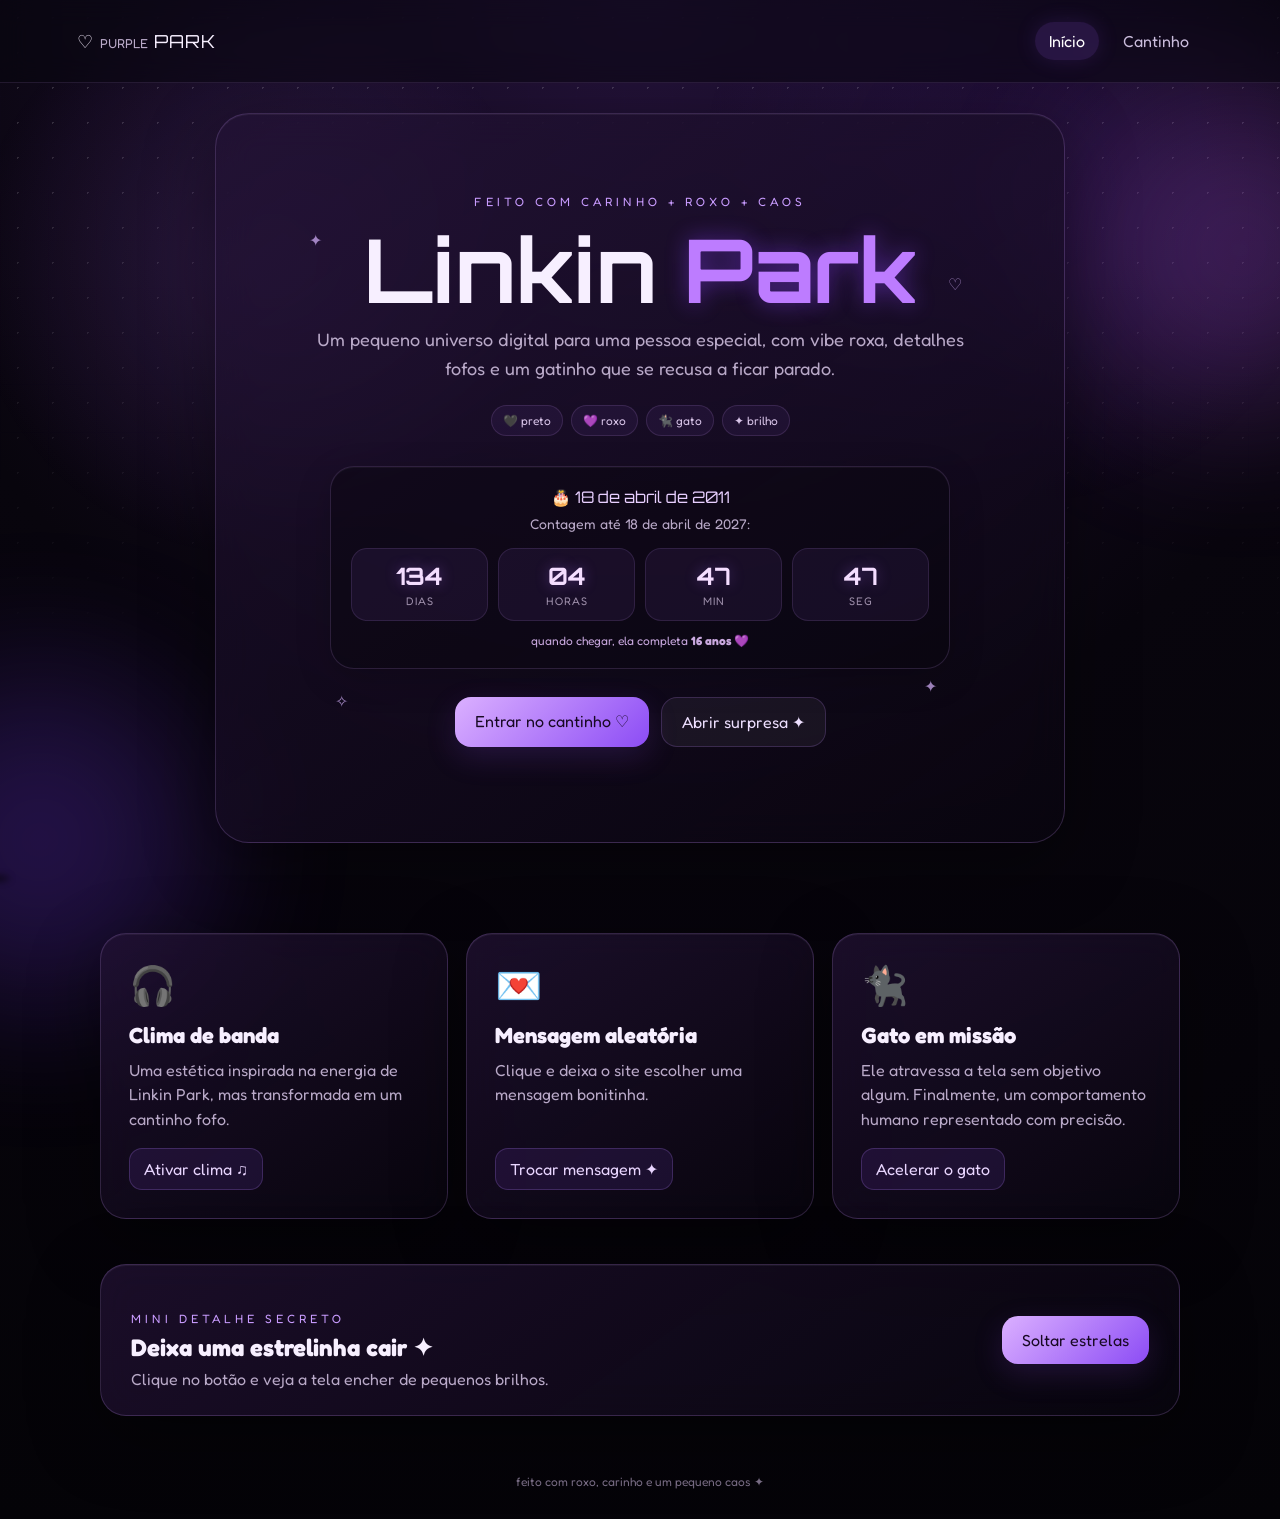
<file: index.html>
<!DOCTYPE html>
<html lang="pt-BR">
<head>
  <meta charset="UTF-8">
  <meta name="viewport" content="width=device-width, initial-scale=1.0">
  <meta name="theme-color" content="#0b0611">
  <title>♡ Purple Park ♡</title>
  <link rel="stylesheet" href="style.css">
</head>
<body class="page-home">
  <div class="bg-grid"></div>
  <div class="stars" id="stars"></div>
  <div class="glow g1"></div><div class="glow g2"></div>

  <header class="nav glass-nav">
    <div class="brand">♡ <span>PURPLE</span> PARK</div>
    <nav>
      <a class="active" href="index.html">Início</a>
      <a href="memories.html">Cantinho</a>
    </nav>
  </header>

  <main>
    <section class="hero wrap">
      <div class="hero-card glass">
        <div class="orbit"><span>✦</span><span>♡</span><span>✧</span><span>✦</span></div>
        <p class="eyebrow">feito com carinho + roxo + caos</p>
        <h1>Linkin <span>Park</span></h1>
        <p class="subtitle">Um pequeno universo digital para uma pessoa especial, com vibe roxa, detalhes fofos e um gatinho que se recusa a ficar parado.</p>

        <div class="quick-row">
          <div class="pill">🖤 preto</div>
          <div class="pill">💜 roxo</div>
          <div class="pill">🐈‍⬛ gato</div>
          <div class="pill">✦ brilho</div>
        </div>

        <div class="birthday glass-inner">
          <div class="birthday-title">🎂 18 de abril de 2011</div>
          <div class="birthday-subtitle">Contagem até 18 de abril de 2027:</div>
          <div class="countdown" id="countdown" aria-live="polite">
            <div><strong id="days">---</strong><span>dias</span></div>
            <div><strong id="hours">--</strong><span>horas</span></div>
            <div><strong id="minutes">--</strong><span>min</span></div>
            <div><strong id="seconds">--</strong><span>seg</span></div>
          </div>
          <div class="birthday-date">quando chegar, ela completa <b>16 anos</b> 💜</div>
        </div>

        <div class="buttons">
          <a class="btn primary" href="memories.html">Entrar no cantinho ♡</a>
          <button class="btn ghost" id="surpriseBtn">Abrir surpresa ✦</button>
        </div>
        <div id="surprise" class="surprise">Você encontrou um abraço digital. 🖤💜</div>
      </div>
    </section>

    <section class="features wrap">
      <article class="feature glass tilt">
        <div class="feature-icon">🎧</div>
        <h2>Clima de banda</h2>
        <p>Uma estética inspirada na energia de Linkin Park, mas transformada em um cantinho fofo.</p>
        <button class="small-btn" id="musicBtn">Ativar clima ♫</button>
      </article>
      <article class="feature glass tilt">
        <div class="feature-icon">💌</div>
        <h2>Mensagem aleatória</h2>
        <p id="message">Clique e deixa o site escolher uma mensagem bonitinha.</p>
        <button class="small-btn" id="messageBtn">Trocar mensagem ✦</button>
      </article>
      <article class="feature glass tilt">
        <div class="feature-icon">🐈‍⬛</div>
        <h2>Gato em missão</h2>
        <p>Ele atravessa a tela sem objetivo algum. Finalmente, um comportamento humano representado com precisão.</p>
        <button class="small-btn" id="catBtn">Acelerar o gato</button>
      </article>
    </section>

    <section class="guestbook wrap glass">
      <div>
        <p class="eyebrow">mini detalhe secreto</p>
        <h2>Deixa uma estrelinha cair ✦</h2>
        <p>Clique no botão e veja a tela encher de pequenos brilhos.</p>
      </div>
      <button class="btn primary" id="starsBtn">Soltar estrelas</button>
    </section>
  </main>

  <div class="floating-hearts" id="hearts"></div>
  <div class="sparkle-burst" id="sparkleBurst"></div>

  <div class="cat" id="cat" aria-label="gatinho andando">
    <div class="cat-body">
      <div class="cat-ear left"></div><div class="cat-ear right"></div>
      <div class="cat-face"><span class="eye e1"></span><span class="eye e2"></span><span class="nose"></span><span class="mouth"></span></div>
      <div class="cat-tail"></div>
      <div class="cat-leg l1"></div><div class="cat-leg l2"></div><div class="cat-leg l3"></div><div class="cat-leg l4"></div>
    </div>
  </div>
  <div class="cat-shadow"></div>

  <footer>feito com roxo, carinho e um pequeno caos ✦</footer>
  <script src="script.js"></script>
</body>
</html>
</file>
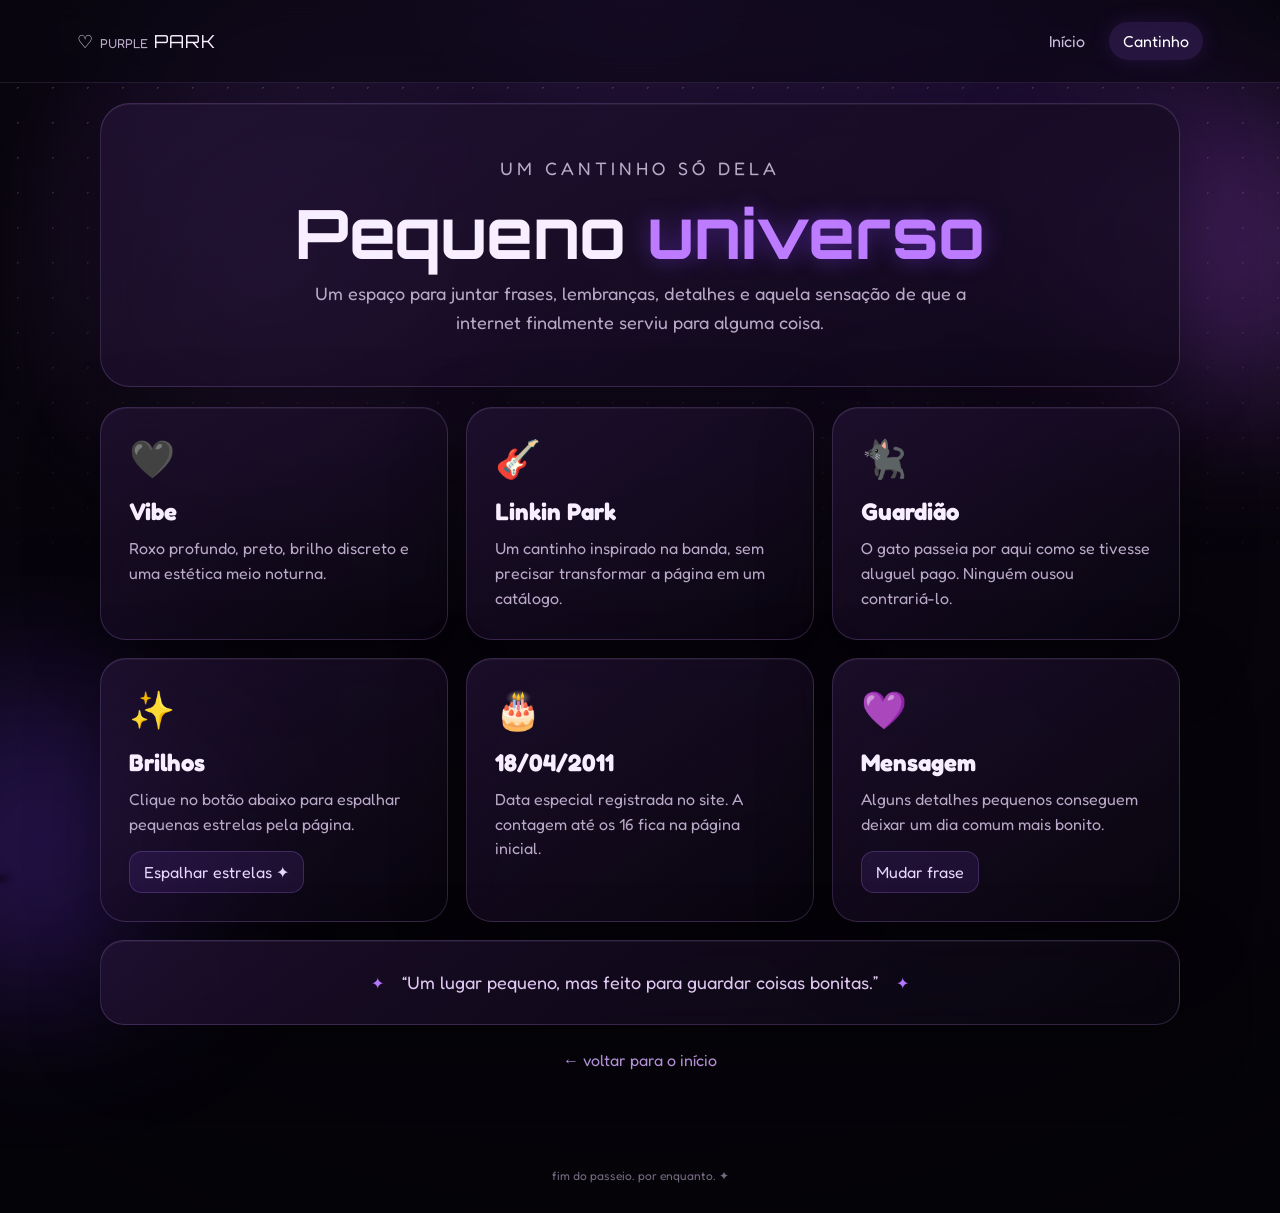
<file: memories.html>
<!DOCTYPE html>
<html lang="pt-BR">
<head>
  <meta charset="UTF-8">
  <meta name="viewport" content="width=device-width, initial-scale=1.0">
  <meta name="theme-color" content="#0b0611">
  <title>♡ Cantinho Purple Park ♡</title>
  <link rel="stylesheet" href="style.css">
</head>
<body class="page-memories">
  <div class="bg-grid"></div><div class="stars"></div><div class="glow g1"></div><div class="glow g2"></div>

  <header class="nav glass-nav">
    <div class="brand">♡ <span>PURPLE</span> PARK</div>
    <nav>
      <a href="index.html">Início</a>
      <a class="active" href="memories.html">Cantinho</a>
    </nav>
  </header>

  <main class="content wrap">
    <section class="intro glass">
      <p class="eyebrow">um cantinho só dela</p>
      <h1>Pequeno <span>universo</span></h1>
      <p>Um espaço para juntar frases, lembranças, detalhes e aquela sensação de que a internet finalmente serviu para alguma coisa.</p>
    </section>

    <section class="memory-grid">
      <article class="memory glass tilt"><div class="icon">🖤</div><h2>Vibe</h2><p>Roxo profundo, preto, brilho discreto e uma estética meio noturna.</p></article>
      <article class="memory glass tilt"><div class="icon">🎸</div><h2>Linkin Park</h2><p>Um cantinho inspirado na banda, sem precisar transformar a página em um catálogo.</p></article>
      <article class="memory glass tilt"><div class="icon">🐈‍⬛</div><h2>Guardião</h2><p>O gato passeia por aqui como se tivesse aluguel pago. Ninguém ousou contrariá-lo.</p></article>
      <article class="memory glass tilt"><div class="icon">✨</div><h2>Brilhos</h2><p>Clique no botão abaixo para espalhar pequenas estrelas pela página.</p><button class="small-btn" id="memSparkles">Espalhar estrelas ✦</button></article>
      <article class="memory glass tilt"><div class="icon">🎂</div><h2>18/04/2011</h2><p>Data especial registrada no site. A contagem até os 16 fica na página inicial.</p></article>
      <article class="memory glass tilt"><div class="icon">💜</div><h2>Mensagem</h2><p id="memoryMsg">Alguns detalhes pequenos conseguem deixar um dia comum mais bonito.</p><button class="small-btn" id="memoryMessage">Mudar frase</button></article>
    </section>

    <section class="quote glass">
      <span>✦</span>
      <p>“Um lugar pequeno, mas feito para guardar coisas bonitas.”</p>
      <span>✦</span>
    </section>

    <a class="back" href="index.html">← voltar para o início</a>
  </main>

  <div class="floating-hearts" id="hearts"></div>
  <div class="cat" id="cat" aria-label="gatinho andando"><div class="cat-body"><div class="cat-ear left"></div><div class="cat-ear right"></div><div class="cat-face"><span class="eye e1"></span><span class="eye e2"></span><span class="nose"></span><span class="mouth"></span></div><div class="cat-tail"></div><div class="cat-leg l1"></div><div class="cat-leg l2"></div><div class="cat-leg l3"></div><div class="cat-leg l4"></div></div></div><div class="cat-shadow"></div>
  <footer>fim do passeio. por enquanto. ✦</footer>
  <script src="script.js"></script>
</body>
</html>
</file>
<file: style.css>
@import url('https://fonts.googleapis.com/css2?family=Fredoka:wght@400;500;600;700&family=Orbitron:wght@500;700&display=swap');

:root{--bg:#08050d;--bg2:#120a1d;--purple:#a86cff;--purple2:#6d35d9;--pink:#e59bff;--text:#f7efff;--muted:#b9a9c8;--glass:rgba(22,12,36,.68);--border:rgba(205,157,255,.2)}
*{box-sizing:border-box;margin:0;padding:0}
html{scroll-behavior:smooth}
body{min-height:100vh;background:radial-gradient(circle at 50% 0%,#24123a 0%,var(--bg) 48%,#040307 100%);color:var(--text);font-family:Fredoka,sans-serif;overflow-x:hidden}
body:before{content:"";position:fixed;inset:0;pointer-events:none;opacity:.18;background-image:radial-gradient(#fff 1px,transparent 1px);background-size:35px 35px;mask-image:linear-gradient(to bottom,black,transparent 75%)}
.stars{position:fixed;inset:0;pointer-events:none;background:radial-gradient(circle at 20% 30%,rgba(180,106,255,.15),transparent 24%),radial-gradient(circle at 80% 20%,rgba(100,40,180,.16),transparent 26%);animation:drift 8s ease-in-out infinite alternate}
.glow{position:fixed;width:320px;height:320px;border-radius:50%;filter:blur(80px);opacity:.25;pointer-events:none}.g1{background:#7c3cff;left:-120px;bottom:-100px}.g2{background:#c05cff;right:-120px;top:10%}
.nav{position:relative;z-index:5;display:flex;justify-content:space-between;align-items:center;padding:22px clamp(20px,6vw,90px)}
.brand{font-family:Orbitron,sans-serif;font-size:18px;letter-spacing:1px}.brand span{font-family:Fredoka;font-size:13px;color:var(--muted);letter-spacing:0}
.nav nav{display:flex;gap:10px}.nav a{color:#cbbddd;text-decoration:none;padding:9px 14px;border-radius:999px;transition:.25s}.nav a:hover,.nav a.active{color:white;background:rgba(162,91,255,.16);box-shadow:0 0 22px rgba(155,85,255,.14)}
.hero{min-height:78vh;display:grid;place-items:center;padding:30px 20px 90px}.glass{background:linear-gradient(145deg,rgba(34,18,52,.74),rgba(10,6,17,.6));border:1px solid var(--border);backdrop-filter:blur(18px);box-shadow:0 20px 70px rgba(0,0,0,.4),inset 0 1px 0 rgba(255,255,255,.05)}
.hero-card{width:min(850px,100%);padding:60px 45px;border-radius:34px;text-align:center;position:relative;overflow:hidden}.hero-card:after{content:"";position:absolute;inset:auto -20% -55% -20%;height:220px;background:radial-gradient(circle,#873dff33,transparent 65%);pointer-events:none}
.sparkles{color:#d3a5ff;letter-spacing:10px;animation:pulse 2.8s infinite}.eyebrow{margin-top:20px;text-transform:uppercase;letter-spacing:4px;color:#c99cff;font-size:12px}.hero h1,.intro h1{font-family:Orbitron,sans-serif;font-size:clamp(44px,9vw,88px);margin:16px 0 12px;line-height:1}.hero h1 span,.intro h1 span{color:#bd7cff;text-shadow:0 0 22px #8b43ff77}.subtitle,.intro p{max-width:680px;margin:0 auto;color:var(--muted);font-size:18px;line-height:1.6}.buttons{display:flex;justify-content:center;gap:12px;flex-wrap:wrap;margin-top:28px}.btn,.small-btn{font:inherit;border:0;cursor:pointer;text-decoration:none}.btn{padding:14px 20px;border-radius:16px;transition:.25s}.btn.primary{color:#180923;background:linear-gradient(135deg,#dbb0ff,#8c4cf5);box-shadow:0 10px 30px #7e42cc33}.btn.ghost{color:#eee0ff;background:rgba(255,255,255,.05);border:1px solid #bd87ff33}.btn:hover,.small-btn:hover{transform:translateY(-3px) scale(1.02)}.surprise{opacity:0;transform:translateY(10px);margin-top:15px;color:#d9baff;transition:.3s}.surprise.show{opacity:1;transform:none}
.glass-inner{margin:30px auto 0;max-width:620px;padding:20px;border-radius:24px;background:rgba(8,5,13,.42);border:1px solid rgba(205,157,255,.16);box-shadow:inset 0 1px 0 rgba(255,255,255,.04),0 10px 35px rgba(0,0,0,.18)}
.birthday-title{font-family:Orbitron,sans-serif;font-size:16px;color:#e8cfff}.birthday-subtitle{margin-top:8px;color:#b9a9c8;font-size:14px}.countdown{display:grid;grid-template-columns:repeat(4,1fr);gap:10px;margin-top:16px}.countdown div{padding:12px 8px;border-radius:16px;background:rgba(168,108,255,.08);border:1px solid rgba(205,157,255,.13)}.countdown strong{display:block;font-family:Orbitron,sans-serif;font-size:24px;color:#f4ddff;text-shadow:0 0 14px rgba(176,108,255,.35)}.countdown span{display:block;margin-top:3px;font-size:11px;text-transform:uppercase;letter-spacing:1px;color:#9d8eaa}.birthday-date{margin-top:12px;font-size:12px;color:#c9a8df}
.floating-hearts{position:fixed;inset:0;pointer-events:none;z-index:1}.heart{position:absolute;font-size:14px;opacity:0;animation:floatUp linear forwards;color:#cf9cff;text-shadow:0 0 10px #a75fff}
.cat{position:fixed;bottom:20px;left:-110px;z-index:8;width:92px;height:62px;animation:walk 18s linear infinite;pointer-events:none}.cat-body{position:absolute;left:16px;bottom:8px;width:56px;height:34px;background:#17121e;border:2px solid #a76cff;border-radius:48% 48% 45% 45%;filter:drop-shadow(0 6px 8px #000);box-shadow:inset 0 0 16px #8a46d633}.cat-face{position:absolute;left:-2px;bottom:22px;width:31px;height:27px;background:#211829;border:2px solid #a76cff;border-radius:50% 50% 46% 46%;box-shadow:inset 0 0 10px #c28dff22}.cat-ear{position:absolute;bottom:43px;width:12px;height:13px;background:#211829;border-top:2px solid #a76cff;border-left:2px solid #a76cff;transform:rotate(45deg);z-index:-1}.cat-ear.left{left:0}.cat-ear.right{left:16px}.eye{position:absolute;top:9px;width:4px;height:6px;background:#e8cfff;border-radius:50%;box-shadow:0 0 6px #d9b7ff}.e1{left:7px}.e2{right:7px}.nose{position:absolute;left:13px;top:16px;width:5px;height:4px;background:#d38cff;border-radius:50%}.mouth{position:absolute;left:12px;top:19px;width:7px;height:4px;border-bottom:1px solid #c7a0ff;border-radius:50%}.cat-tail{position:absolute;right:-16px;bottom:26px;width:28px;height:20px;border:3px solid #a76cff;border-left:0;border-bottom-color:#6f3bc1;border-radius:0 25px 25px 0;transform:rotate(-22deg);transform-origin:left bottom;animation:tail 0.55s ease-in-out infinite alternate}.cat-leg{position:absolute;bottom:0;width:8px;height:18px;background:#17121e;border:2px solid #a76cff;border-top:0;border-radius:0 0 8px 8px;transform-origin:top}.l1{left:24px;animation:legA .5s ease-in-out infinite alternate}.l2{left:38px;animation:legB .5s .1s ease-in-out infinite alternate}.l3{left:53px;animation:legB .5s ease-in-out infinite alternate}.l4{left:65px;animation:legA .5s .1s ease-in-out infinite alternate}.cat-shadow{position:fixed;bottom:17px;left:-60px;width:70px;height:9px;border-radius:50%;background:#0008;filter:blur(3px);animation:shadowWalk 18s linear infinite;pointer-events:none}
footer{position:relative;z-index:4;text-align:center;color:#776b83;font-size:12px;padding:18px 20px 30px}
.content{width:min(1050px,92%);margin:20px auto 80px}.intro{padding:50px 35px;text-align:center;border-radius:30px}.intro h1{font-size:clamp(40px,7vw,68px)}.grid{display:grid;grid-template-columns:repeat(3,1fr);gap:18px;margin-top:18px}.mini-card{padding:28px;border-radius:26px;min-height:250px;transition:transform .35s ease,box-shadow .35s}.mini-card:hover{transform:translateY(-7px);box-shadow:0 18px 55px #0008}.icon{font-size:37px;margin-bottom:18px}.mini-card h2{font-size:22px;margin-bottom:10px}.mini-card p{color:var(--muted);line-height:1.55;min-height:75px}.small-btn{padding:10px 14px;border-radius:13px;background:#7f46d722;color:#e9d6ff;border:1px solid #b784ff38;margin-top:15px}.quote{margin-top:18px;padding:28px;border-radius:24px;display:flex;justify-content:center;gap:18px;align-items:center;text-align:center;color:#dfc9f2}.quote p{max-width:720px;font-size:18px;line-height:1.5}.quote span{color:#b477ff}.back{display:block;width:max-content;margin:25px auto 0;color:#cba4f4;text-decoration:none}.back:hover{text-decoration:underline}
@keyframes drift{to{transform:translateY(12px)}}@keyframes legA{to{transform:rotate(18deg)}}@keyframes legB{to{transform:rotate(-18deg)}}@keyframes tail{to{transform:rotate(10deg)}}@keyframes pulse{50%{opacity:.5;transform:scale(.99)}}@keyframes floatUp{0%{transform:translateY(30px) scale(.8) rotate(0);opacity:0}12%{opacity:.8}100%{transform:translateY(-90vh) scale(1.3) rotate(28deg);opacity:0}}@keyframes walk{0%{left:-80px;transform:scaleX(1)}47%{left:calc(100vw - 20px);transform:scaleX(1)}50%{left:calc(100vw - 20px);transform:scaleX(-1)}97%{left:-80px;transform:scaleX(-1)}100%{left:-80px;transform:scaleX(1)}}@keyframes shadowWalk{0%{left:-60px}47%{left:calc(100vw - 20px)}50%{left:calc(100vw - 20px)}97%{left:-60px}100%{left:-60px}}
@media (max-width:760px){.nav{padding:18px 16px}.grid{grid-template-columns:1fr}.hero-card{padding:45px 20px}.subtitle{font-size:16px}.cat{transform:scale(.86);transform-origin:bottom left}.quote{flex-direction:column}.countdown{gap:7px}.countdown strong{font-size:20px}.countdown div{padding:10px 5px}}

/* Extras */
.glass-nav{background:rgba(9,6,15,.55);border-bottom:1px solid rgba(205,157,255,.12);backdrop-filter:blur(14px)}
.wrap{width:min(1080px,92%);margin-left:auto;margin-right:auto}
.bg-grid{position:fixed;inset:0;pointer-events:none;opacity:.12;background-image:linear-gradient(rgba(190,130,255,.08) 1px,transparent 1px),linear-gradient(90deg,rgba(190,130,255,.08) 1px,transparent 1px);background-size:48px 48px;mask-image:linear-gradient(to bottom,black,transparent 85%)}
.quick-row{display:flex;justify-content:center;gap:8px;flex-wrap:wrap;margin-top:22px}.pill{padding:7px 11px;border-radius:999px;background:rgba(172,101,255,.07);border:1px solid rgba(208,164,255,.14);font-size:12px;color:#d8c4e8}
.orbit{position:absolute;inset:0;pointer-events:none}.orbit span{position:absolute;color:#d8b4ff;opacity:.7}.orbit span:nth-child(1){top:16%;left:11%;animation:orbitFloat 4s ease-in-out infinite}.orbit span:nth-child(2){top:22%;right:12%;animation:orbitFloat 5s .4s ease-in-out infinite}.orbit span:nth-child(3){bottom:18%;left:14%;animation:orbitFloat 4.5s .7s ease-in-out infinite}.orbit span:nth-child(4){bottom:20%;right:15%;animation:orbitFloat 5.5s .2s ease-in-out infinite}
.features{display:grid;grid-template-columns:repeat(3,1fr);gap:18px;padding:0 0 45px}.feature{padding:28px;border-radius:26px;min-height:255px}.feature-icon{font-size:38px;margin-bottom:14px}.feature h2{font-size:22px;margin-bottom:10px}.feature p{color:var(--muted);line-height:1.55;min-height:75px}.guestbook{display:flex;align-items:center;justify-content:space-between;gap:18px;padding:26px 30px;border-radius:26px;margin-bottom:40px}.guestbook h2{font-size:24px;margin:7px 0}.guestbook p:not(.eyebrow){color:var(--muted)}.sparkle-burst{position:fixed;inset:0;pointer-events:none;z-index:20}.burst-star{position:absolute;color:#eed8ff;font-size:18px;animation:burst 1.7s ease-out forwards;text-shadow:0 0 12px #a76cff}
.memory-grid{display:grid;grid-template-columns:repeat(3,1fr);gap:18px;margin-top:20px}.memory{padding:28px;border-radius:26px;min-height:225px}.memory .icon{font-size:37px;margin-bottom:16px}.memory h2{margin-bottom:10px}.memory p{color:var(--muted);line-height:1.55}.quote{margin-top:18px;padding:28px;border-radius:24px;display:flex;justify-content:center;gap:18px;align-items:center;text-align:center;color:#dfc9f2}.quote p{max-width:720px;font-size:18px;line-height:1.5}.quote span{color:#b477ff}.back{display:block;width:max-content;margin:25px auto 0;color:#cba4f4;text-decoration:none}.back:hover{text-decoration:underline}
@keyframes orbitFloat{50%{transform:translateY(-8px) rotate(10deg);opacity:1}}@keyframes burst{0%{transform:translate(0,0) scale(.4) rotate(0);opacity:0}15%{opacity:1}100%{transform:translate(var(--x),var(--y)) scale(1.1) rotate(180deg);opacity:0}}
@media(max-width:760px){.features,.memory-grid{grid-template-columns:1fr}.guestbook{flex-direction:column;text-align:center;padding:25px 20px}.feature,.memory{min-height:auto}.hero-card{padding-top:50px}.orbit span{font-size:12px}}
</file>
